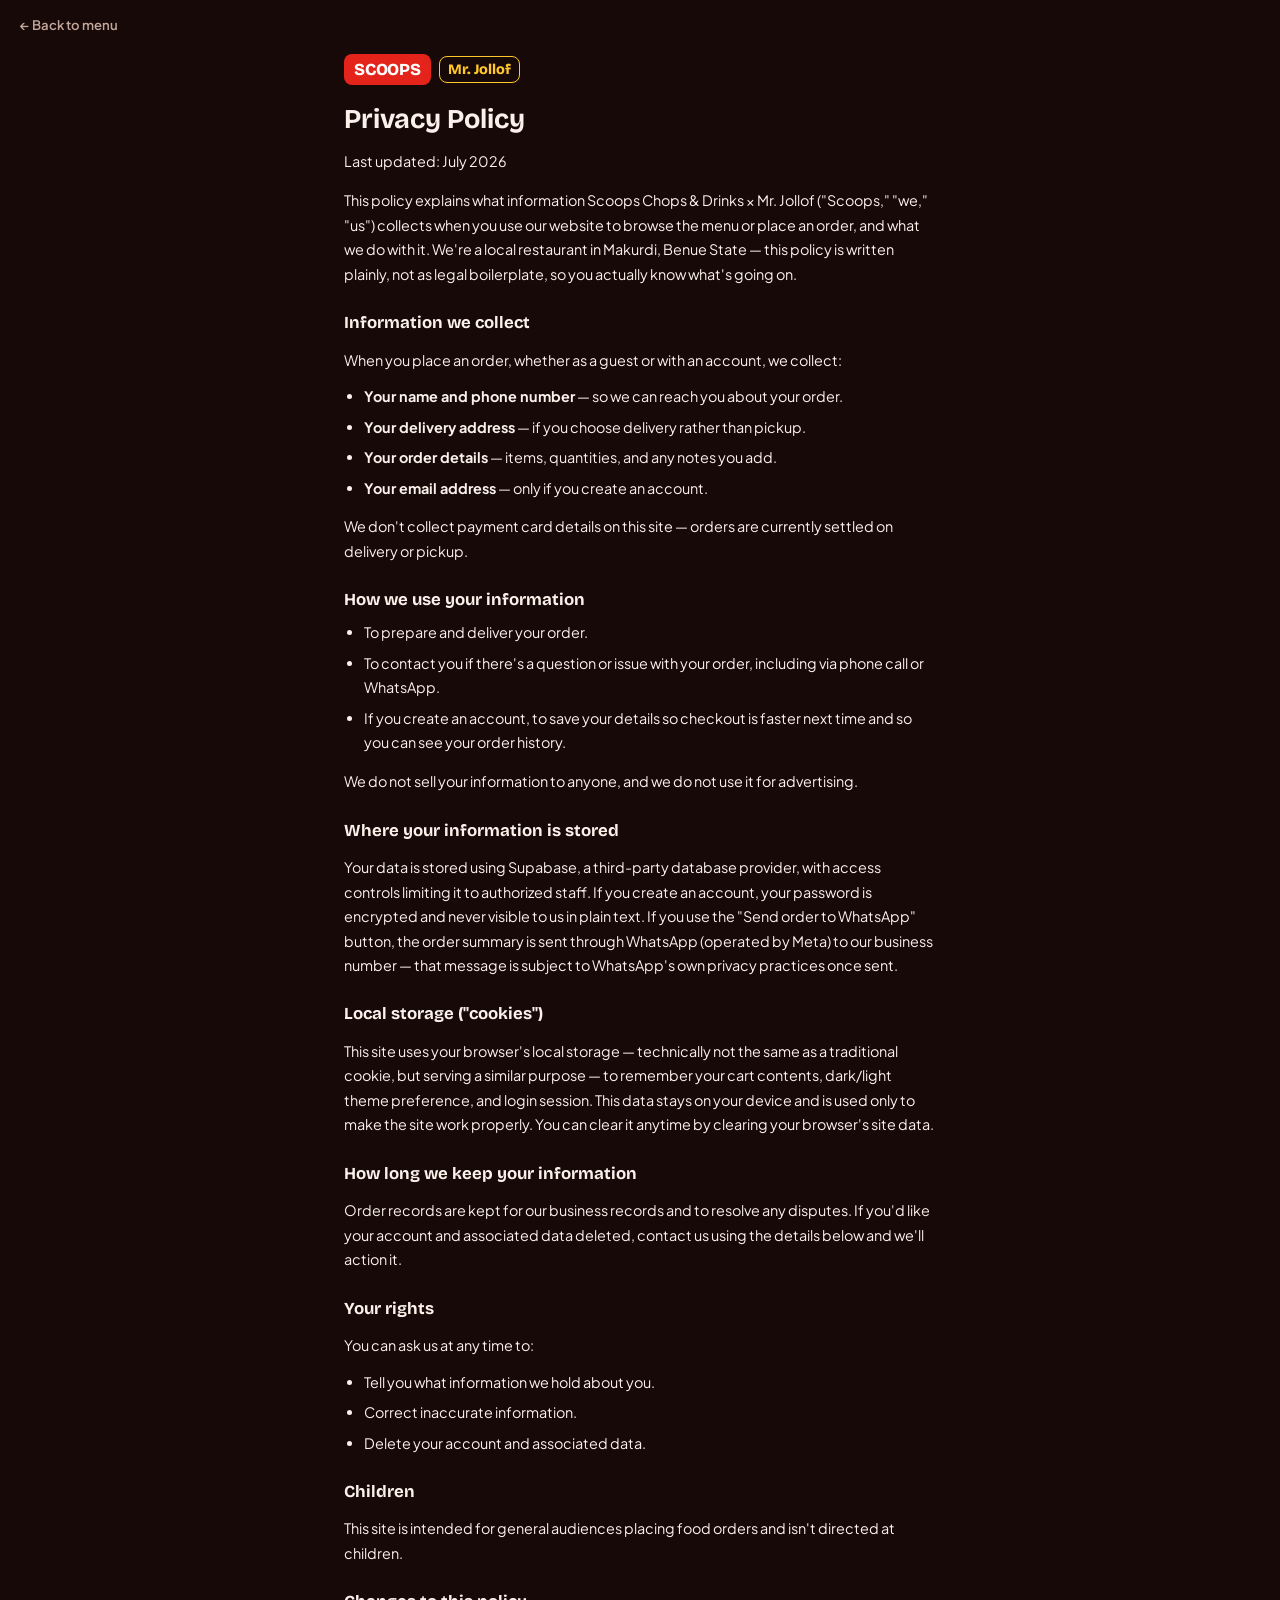
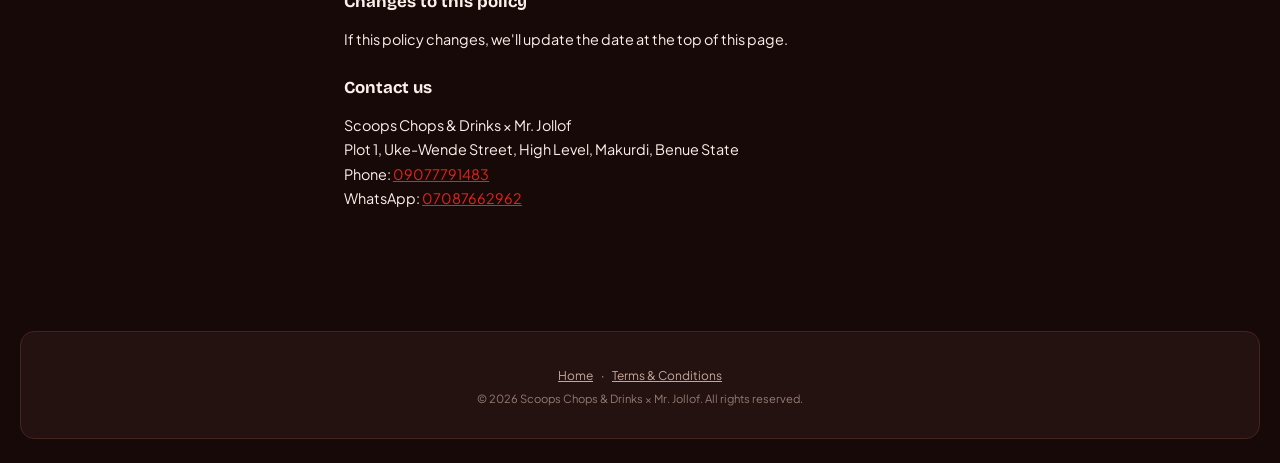
<file: privacy.html>
<!DOCTYPE html>
<html lang="en">
<head>
<meta charset="UTF-8">
<meta name="viewport" content="width=device-width, initial-scale=1.0">
<title>Privacy Policy — Scoops × Mr. Jollof</title>
<link rel="preconnect" href="https://fonts.googleapis.com">
<link href="https://fonts.googleapis.com/css2?family=Bricolage+Grotesque:opsz,wght@12..96,400..800&family=Plus+Jakarta+Sans:wght@400;500;600;700&family=JetBrains+Mono:wght@400;500;700&display=swap" rel="stylesheet">
<link rel="stylesheet" href="style.css?v=16">
<link rel="manifest" href="manifest.json">
<meta name="theme-color" content="#E4241B">
<link rel="icon" href="favicon-32.png" sizes="32x32">
<link rel="apple-touch-icon" href="apple-touch-icon.png">
</head>
<body data-theme="dark">

<a class="admin-back" href="index.html">← Back to menu</a>

<main class="legal-page">
  <div class="brand" style="margin-bottom:18px;">
    <span class="brand__scoops">SCOOPS</span>
    <span class="brand__jollof">Mr. Jollof</span>
  </div>

  <h1>Privacy Policy</h1>
  <p class="legal-updated">Last updated: July 2026</p>

  <p>This policy explains what information Scoops Chops &amp; Drinks × Mr. Jollof ("Scoops," "we," "us") collects when you use our website to browse the menu or place an order, and what we do with it. We're a local restaurant in Makurdi, Benue State — this policy is written plainly, not as legal boilerplate, so you actually know what's going on.</p>

  <h2>Information we collect</h2>
  <p>When you place an order, whether as a guest or with an account, we collect:</p>
  <ul>
    <li><strong>Your name and phone number</strong> — so we can reach you about your order.</li>
    <li><strong>Your delivery address</strong> — if you choose delivery rather than pickup.</li>
    <li><strong>Your order details</strong> — items, quantities, and any notes you add.</li>
    <li><strong>Your email address</strong> — only if you create an account.</li>
  </ul>
  <p>We don't collect payment card details on this site — orders are currently settled on delivery or pickup.</p>

  <h2>How we use your information</h2>
  <ul>
    <li>To prepare and deliver your order.</li>
    <li>To contact you if there's a question or issue with your order, including via phone call or WhatsApp.</li>
    <li>If you create an account, to save your details so checkout is faster next time and so you can see your order history.</li>
  </ul>
  <p>We do not sell your information to anyone, and we do not use it for advertising.</p>

  <h2>Where your information is stored</h2>
  <p>Your data is stored using Supabase, a third-party database provider, with access controls limiting it to authorized staff. If you create an account, your password is encrypted and never visible to us in plain text. If you use the "Send order to WhatsApp" button, the order summary is sent through WhatsApp (operated by Meta) to our business number — that message is subject to WhatsApp's own privacy practices once sent.</p>

  <h2>Local storage ("cookies")</h2>
  <p>This site uses your browser's local storage — technically not the same as a traditional cookie, but serving a similar purpose — to remember your cart contents, dark/light theme preference, and login session. This data stays on your device and is used only to make the site work properly. You can clear it anytime by clearing your browser's site data.</p>

  <h2>How long we keep your information</h2>
  <p>Order records are kept for our business records and to resolve any disputes. If you'd like your account and associated data deleted, contact us using the details below and we'll action it.</p>

  <h2>Your rights</h2>
  <p>You can ask us at any time to:</p>
  <ul>
    <li>Tell you what information we hold about you.</li>
    <li>Correct inaccurate information.</li>
    <li>Delete your account and associated data.</li>
  </ul>

  <h2>Children</h2>
  <p>This site is intended for general audiences placing food orders and isn't directed at children.</p>

  <h2>Changes to this policy</h2>
  <p>If this policy changes, we'll update the date at the top of this page.</p>

  <h2>Contact us</h2>
  <p>
    Scoops Chops &amp; Drinks × Mr. Jollof<br>
    Plot 1, Uke-Wende Street, High Level, Makurdi, Benue State<br>
    Phone: <a href="tel:09077791483">09077791483</a><br>
    WhatsApp: <a href="https://wa.me/2347087662962" target="_blank" rel="noopener">07087662962</a>
  </p>
</main>

<footer class="site-footer">
  <div class="site-footer__legal">
    <a href="index.html">Home</a>
    <span>·</span>
    <a href="terms.html">Terms &amp; Conditions</a>
  </div>
  <p class="site-footer__copy">© <span id="copyYear"></span> Scoops Chops &amp; Drinks × Mr. Jollof. All rights reserved.</p>
</footer>

<script>document.getElementById('copyYear').textContent = new Date().getFullYear();</script>
</body>
</html>
</file>
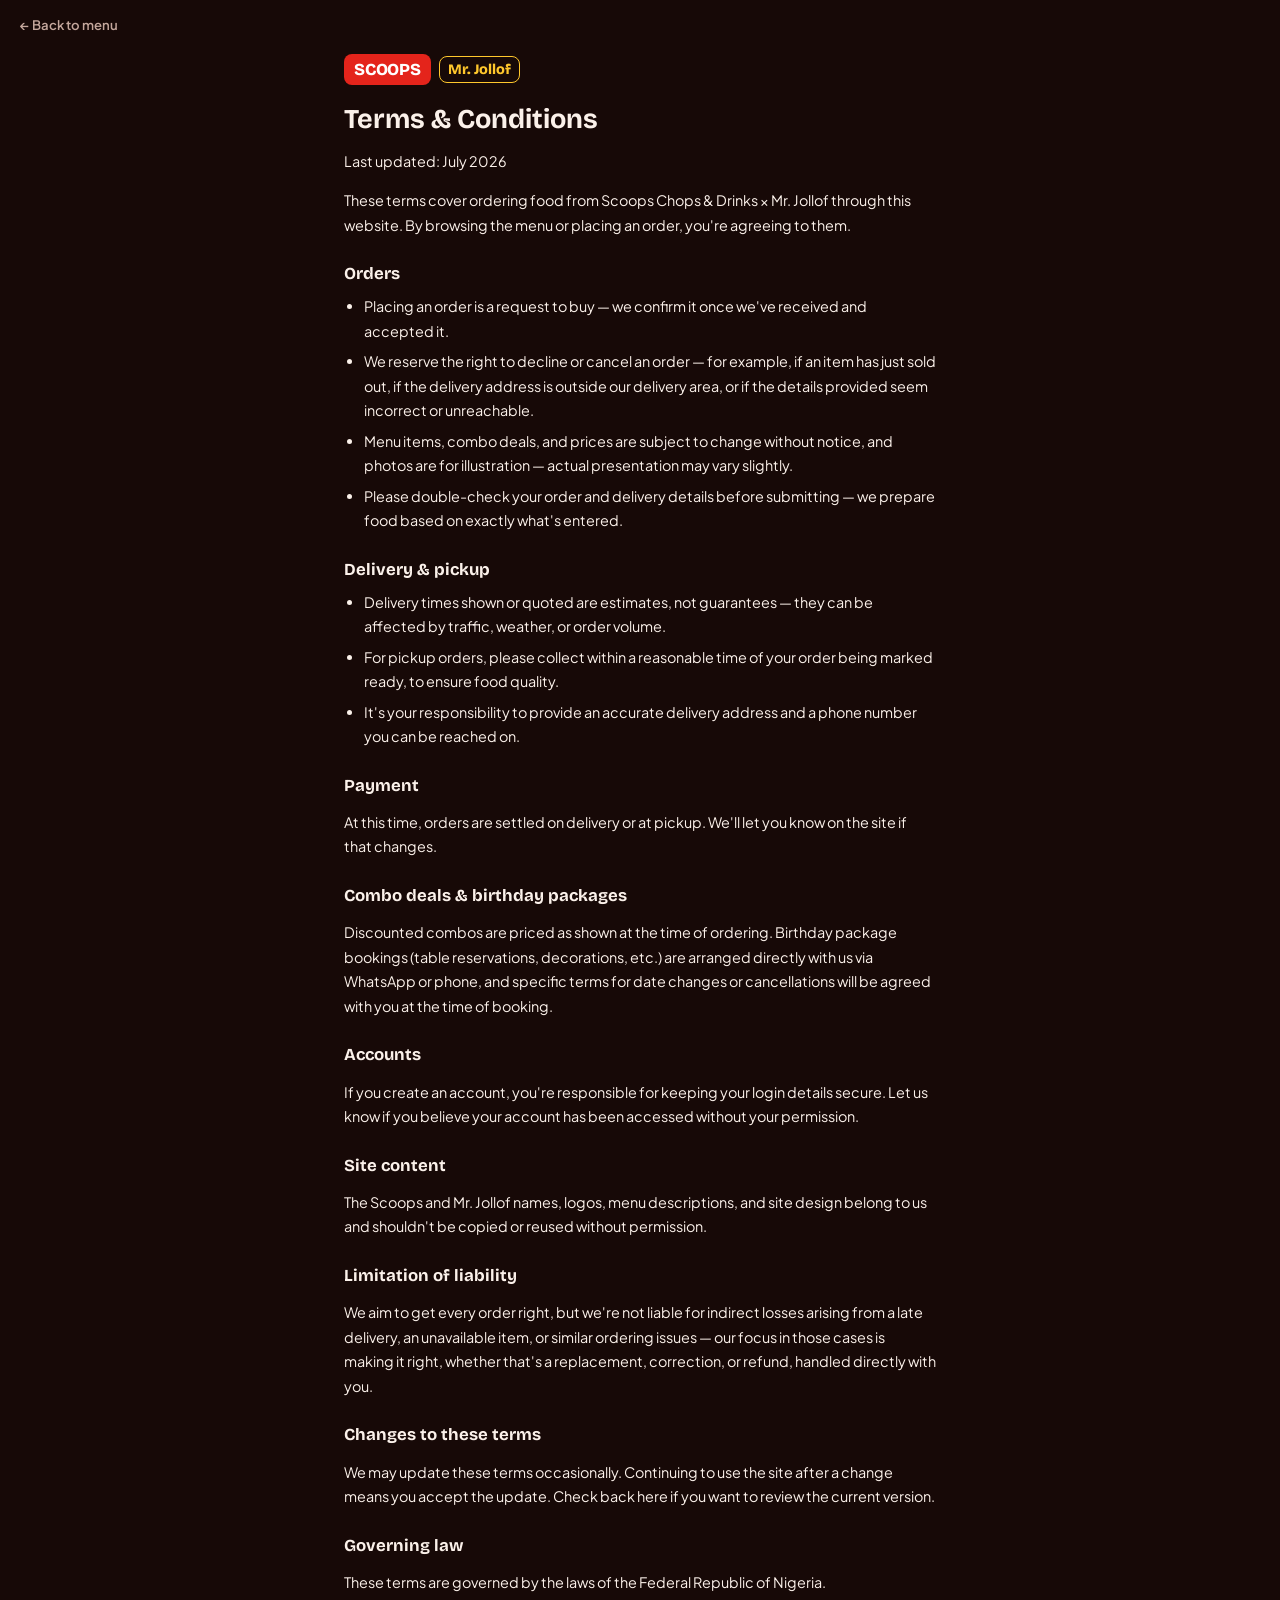
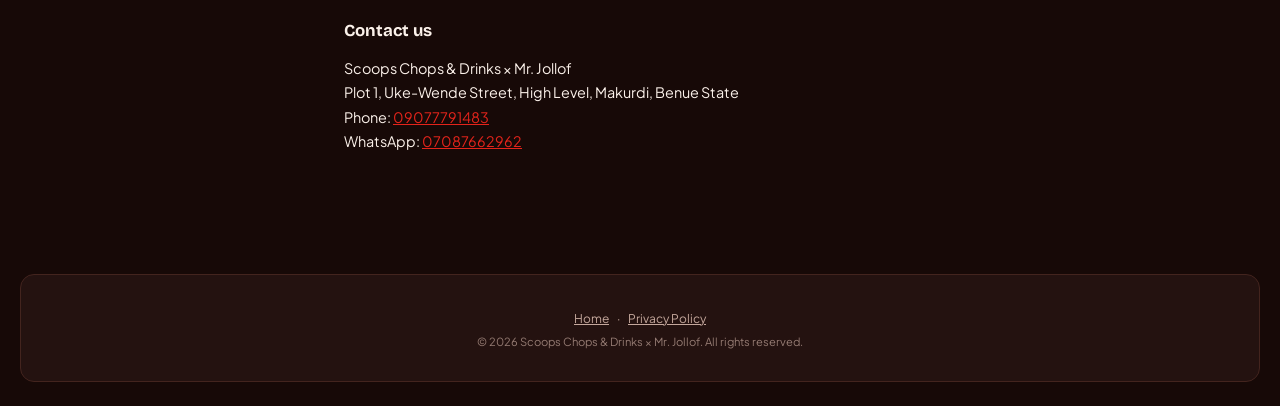
<file: terms.html>
<!DOCTYPE html>
<html lang="en">
<head>
<meta charset="UTF-8">
<meta name="viewport" content="width=device-width, initial-scale=1.0">
<title>Terms &amp; Conditions — Scoops × Mr. Jollof</title>
<link rel="preconnect" href="https://fonts.googleapis.com">
<link href="https://fonts.googleapis.com/css2?family=Bricolage+Grotesque:opsz,wght@12..96,400..800&family=Plus+Jakarta+Sans:wght@400;500;600;700&family=JetBrains+Mono:wght@400;500;700&display=swap" rel="stylesheet">
<link rel="stylesheet" href="style.css?v=16">
<link rel="manifest" href="manifest.json">
<meta name="theme-color" content="#E4241B">
<link rel="icon" href="favicon-32.png" sizes="32x32">
<link rel="apple-touch-icon" href="apple-touch-icon.png">
</head>
<body data-theme="dark">

<a class="admin-back" href="index.html">← Back to menu</a>

<main class="legal-page">
  <div class="brand" style="margin-bottom:18px;">
    <span class="brand__scoops">SCOOPS</span>
    <span class="brand__jollof">Mr. Jollof</span>
  </div>

  <h1>Terms &amp; Conditions</h1>
  <p class="legal-updated">Last updated: July 2026</p>

  <p>These terms cover ordering food from Scoops Chops &amp; Drinks × Mr. Jollof through this website. By browsing the menu or placing an order, you're agreeing to them.</p>

  <h2>Orders</h2>
  <ul>
    <li>Placing an order is a request to buy — we confirm it once we've received and accepted it.</li>
    <li>We reserve the right to decline or cancel an order — for example, if an item has just sold out, if the delivery address is outside our delivery area, or if the details provided seem incorrect or unreachable.</li>
    <li>Menu items, combo deals, and prices are subject to change without notice, and photos are for illustration — actual presentation may vary slightly.</li>
    <li>Please double-check your order and delivery details before submitting — we prepare food based on exactly what's entered.</li>
  </ul>

  <h2>Delivery &amp; pickup</h2>
  <ul>
    <li>Delivery times shown or quoted are estimates, not guarantees — they can be affected by traffic, weather, or order volume.</li>
    <li>For pickup orders, please collect within a reasonable time of your order being marked ready, to ensure food quality.</li>
    <li>It's your responsibility to provide an accurate delivery address and a phone number you can be reached on.</li>
  </ul>

  <h2>Payment</h2>
  <p>At this time, orders are settled on delivery or at pickup. We'll let you know on the site if that changes.</p>

  <h2>Combo deals &amp; birthday packages</h2>
  <p>Discounted combos are priced as shown at the time of ordering. Birthday package bookings (table reservations, decorations, etc.) are arranged directly with us via WhatsApp or phone, and specific terms for date changes or cancellations will be agreed with you at the time of booking.</p>

  <h2>Accounts</h2>
  <p>If you create an account, you're responsible for keeping your login details secure. Let us know if you believe your account has been accessed without your permission.</p>

  <h2>Site content</h2>
  <p>The Scoops and Mr. Jollof names, logos, menu descriptions, and site design belong to us and shouldn't be copied or reused without permission.</p>

  <h2>Limitation of liability</h2>
  <p>We aim to get every order right, but we're not liable for indirect losses arising from a late delivery, an unavailable item, or similar ordering issues — our focus in those cases is making it right, whether that's a replacement, correction, or refund, handled directly with you.</p>

  <h2>Changes to these terms</h2>
  <p>We may update these terms occasionally. Continuing to use the site after a change means you accept the update. Check back here if you want to review the current version.</p>

  <h2>Governing law</h2>
  <p>These terms are governed by the laws of the Federal Republic of Nigeria.</p>

  <h2>Contact us</h2>
  <p>
    Scoops Chops &amp; Drinks × Mr. Jollof<br>
    Plot 1, Uke-Wende Street, High Level, Makurdi, Benue State<br>
    Phone: <a href="tel:09077791483">09077791483</a><br>
    WhatsApp: <a href="https://wa.me/2347087662962" target="_blank" rel="noopener">07087662962</a>
  </p>
</main>

<footer class="site-footer">
  <div class="site-footer__legal">
    <a href="index.html">Home</a>
    <span>·</span>
    <a href="privacy.html">Privacy Policy</a>
  </div>
  <p class="site-footer__copy">© <span id="copyYear"></span> Scoops Chops &amp; Drinks × Mr. Jollof. All rights reserved.</p>
</footer>

<script>document.getElementById('copyYear').textContent = new Date().getFullYear();</script>
</body>
</html>
</file>
<file: style.css>
/* ============ TOKENS ============ */
[hidden]{ display:none !important; }

:root{
  --font-display:'Bricolage Grotesque', sans-serif;
  --font-body:'Plus Jakarta Sans', sans-serif;
  --font-mono:'JetBrains Mono', monospace;

  --red:#E4241B;
  --gold:#FFC72C;
  --radius-lg:22px;
  --radius-md:14px;
  --radius-sm:8px;
}

[data-theme="dark"]{
  --bg:#170907;
  --surface:#241210;
  --surface-alt:#2E1815;
  --border:#43241E;
  --text:#FBF1EA;
  --muted:#C4A79C;
  --accent:var(--red);
  --accent-2:var(--gold);
  --shadow: 0 12px 30px -14px rgba(0,0,0,.65);
}

[data-theme="light"]{
  --bg:#FFF8EF;
  --surface:#FFFFFF;
  --surface-alt:#FFF1DC;
  --border:#F3DFC4;
  --text:#291410;
  --muted:#8A6B5C;
  --accent:var(--red);
  --accent-2:#E8A400;
  --shadow: 0 12px 30px -16px rgba(150,60,20,.25);
}

*{box-sizing:border-box;}
html,body{margin:0;padding:0; max-width:100%; overflow-x:hidden;}
body{
  background:var(--bg);
  color:var(--text);
  font-family:var(--font-body);
  transition:background .3s ease, color .3s ease;
  padding-bottom:84px;
}
h1,h2,h3{font-family:var(--font-display); margin:0;}
a{color:inherit; text-decoration:none;}
button{font-family:var(--font-body); cursor:pointer; border:none; background:none; color:inherit;}

.section-head{
  display:flex; align-items:baseline; justify-content:space-between;
  padding:0 20px; margin:36px 0 14px;
}
.section-head h2{font-size:1.3rem; letter-spacing:-.01em;}
.section-head p{color:var(--muted); font-size:.85rem; margin-top:4px;}
.see-all{color:var(--accent); font-weight:600; font-size:.9rem;}

/* ============ SKELETON LOADING (prevents layout shift) ============ */
@keyframes skel-shimmer{0%{background-position:-150% 0;}100%{background-position:150% 0;}}
.skel-bar{
  height:12px; border-radius:6px;
  background:linear-gradient(90deg, var(--surface-alt) 25%, var(--border) 50%, var(--surface-alt) 75%);
  background-size:200% 100%;
  animation:skel-shimmer 1.4s ease-in-out infinite;
}
.skel-card{pointer-events:none;}

/* ============ TOPBAR ============ */
.topbar{
  display:flex; align-items:center; justify-content:space-between;
  padding:16px 20px 8px; gap:12px;
}
.brand{display:flex; align-items:center; gap:8px;}
.brand__scoops{
  font-family:var(--font-display); font-weight:800; font-size:1.05rem; letter-spacing:-.01em;
  background:var(--red); color:#fff; padding:5px 10px; border-radius:8px;
}
.brand__jollof{
  font-family:var(--font-display); font-weight:800; font-size:.9rem; color:var(--gold);
  border:1.5px solid var(--gold); padding:4px 8px; border-radius:8px;
}
.topbar__location{display:flex; align-items:center; gap:8px; color:var(--accent);}
.topbar__location > div{display:flex; flex-direction:column; line-height:1.15;}
.topbar__label{font-size:.7rem; color:var(--muted);}
.topbar__place{font-size:.85rem; color:var(--text); font-weight:600;}
.topbar__actions{display:flex; align-items:center; gap:10px;}

.icon-btn{
  position:relative; width:40px; height:40px; border-radius:50%;
  background:var(--surface); border:1px solid var(--border);
  display:flex; align-items:center; justify-content:center; color:var(--text);
}
.cart-badge{
  position:absolute; top:-4px; right:-4px; background:var(--accent); color:#fff;
  font-family:var(--font-mono); font-size:.65rem; min-width:17px; height:17px; border-radius:50%;
  display:flex; align-items:center; justify-content:center; padding:0 3px;
}

.theme-toggle{width:52px; height:30px;}
.theme-toggle__track{
  display:block; width:52px; height:30px; border-radius:20px;
  background:var(--surface-alt); border:1px solid var(--border); position:relative; transition:.25s;
}
.theme-toggle__thumb{
  position:absolute; top:3px; left:3px; width:22px; height:22px; border-radius:50%;
  background:linear-gradient(140deg,var(--gold),var(--red));
  transition:.25s ease; box-shadow:0 2px 6px rgba(0,0,0,.3);
}
[data-theme="light"] .theme-toggle__thumb{left:27px;}

/* ============ SEARCH ============ */
.search-wrap{padding:6px 20px 4px;}
.search-bar{
  display:flex; align-items:center; gap:10px;
  background:var(--surface); border:1px solid var(--border); border-radius:14px;
  padding:12px 14px; color:var(--muted);
}
.search-bar input{
  border:none; background:none; outline:none; color:var(--text); font-size:.95rem; width:100%; font-family:var(--font-body);
}

/* ============ HERO CAROUSEL ============ */
.hero-carousel{
  position:relative; margin:18px 20px 0; border-radius:var(--radius-lg); overflow:hidden;
}
.hero-carousel__track{display:flex;}
.hero-slide{
  flex:0 0 100%; padding:34px 22px 44px; min-height:210px; display:flex; flex-direction:column;
  justify-content:center; color:#fff; position:relative; overflow:hidden;
}
@keyframes ember-breathe{
  0%,100%{ transform:scale(1) translateY(0); opacity:.35; }
  50%{ transform:scale(1.15) translateY(10px); opacity:.55; }
}
.hero-slide__ember{
  position:absolute; width:280px; height:280px; right:-90px; top:-110px;
  background:radial-gradient(circle, rgba(255,255,255,.5) 0%, transparent 70%);
  opacity:.35; filter:blur(10px); pointer-events:none;
  animation:ember-breathe 5s ease-in-out infinite;
}
.hero__eyebrow{
  font-family:var(--font-mono); font-size:.72rem; letter-spacing:.08em; text-transform:uppercase;
  color:#2A1400; background:var(--gold); padding:5px 10px; border-radius:20px; display:inline-block; font-weight:700;
  align-self:flex-start;
}
.hero__title{font-size:2.2rem; line-height:1.08; margin:14px 0 8px; letter-spacing:-.02em; color:#fff;}
.hero__title .ink{color:var(--gold);}
.hero__sub{color:rgba(255,255,255,.85); font-size:.92rem; line-height:1.5; max-width:44ch; margin-bottom:16px;}
.hero__note{font-family:var(--font-mono); font-size:.75rem; color:rgba(255,255,255,.7); margin-top:10px;}
.hero__ctas{display:flex; gap:10px; flex-wrap:wrap;}
.hero-carousel__dots{
  position:absolute; bottom:14px; left:50%; transform:translateX(-50%);
  display:flex; gap:6px; z-index:2;
}
.hero-dot{width:7px; height:7px; border-radius:50%; background:rgba(255,255,255,.4); transition:.2s;}
.hero-dot.is-active{background:#fff; width:18px; border-radius:4px;}

.btn{display:inline-flex; align-items:center; justify-content:center; padding:14px 24px; border-radius:30px; font-weight:700; font-size:.95rem;}
.btn--primary{background:var(--gold); color:#2A1400; box-shadow:0 10px 24px -10px rgba(255,199,44,.6);}
.btn--outline{background:transparent; color:#fff; border:1.5px solid rgba(255,255,255,.6);}
.btn--whatsapp{background:#25D366; color:#fff; margin-bottom:10px; text-decoration:none;}
.btn--block{width:100%;}

/* ============ CHIPS (icon tiles) ============ */
.chip-row{display:flex; gap:10px; overflow-x:auto; padding:0 20px 4px; scrollbar-width:none;}
.chip-row::-webkit-scrollbar{display:none;}
.chip{
  flex:0 0 auto; min-width:62px; display:flex; flex-direction:column; align-items:center; gap:6px;
  padding:10px 12px; border-radius:16px; font-size:.7rem; font-weight:600;
  background:var(--surface); border:1px solid var(--border); color:var(--muted); white-space:nowrap;
}
.chip__icon{
  width:36px; height:36px; border-radius:50%; display:flex; align-items:center; justify-content:center;
  background:var(--surface-alt); font-size:1.05rem;
}
.chip.is-active{background:var(--accent); border-color:var(--accent); color:#fff;}
.chip.is-active .chip__icon{background:rgba(255,255,255,.2);}

/* ============ TOP CHOICES (horizontal scroller) ============ */
.top-row{display:flex; gap:14px; overflow-x:auto; padding:0 20px 6px; scrollbar-width:none;}
.top-row::-webkit-scrollbar{display:none;}
.tc-card{
  flex:0 0 auto; width:150px; background:var(--surface); border:1px solid var(--border);
  border-radius:var(--radius-md); padding:10px; box-shadow:var(--shadow); cursor:pointer;
}
.tc-card__img{width:100%; aspect-ratio:1/1; object-fit:cover; border-radius:var(--radius-sm); margin-bottom:8px;}
.tc-card__img--placeholder{
  display:flex; align-items:center; justify-content:center; font-size:1.8rem;
  background:linear-gradient(155deg, var(--surface-alt), var(--surface));
}
.tc-card__name{font-weight:700; font-size:.8rem; margin-bottom:2px;}
.tc-card__price{font-family:var(--font-mono); color:var(--accent-2); font-size:.78rem; font-weight:700;}

/* ============ DEAL / COMBO CARDS ============ */
.deal-grid{display:grid; grid-template-columns:repeat(2, minmax(0,1fr)); gap:16px; padding:0 20px;}
.deal-card{
  position:relative; background:var(--surface); border:1px solid var(--border); border-radius:var(--radius-md);
  padding:16px; box-shadow:var(--shadow); overflow:hidden; min-width:0;
}
@keyframes badge-pulse{
  0%,100%{ box-shadow:0 0 0 0 rgba(255,199,44,.5); }
  50%{ box-shadow:0 0 0 8px rgba(255,199,44,0); }
}
.deal-card__badge{
  position:absolute; top:12px; right:12px; background:var(--gold); color:#2A1400;
  font-family:var(--font-mono); font-weight:800; font-size:.72rem; padding:6px 9px; border-radius:50%;
  width:44px; height:44px; display:flex; align-items:center; justify-content:center; text-align:center; line-height:1.05;
  animation:badge-pulse 2.2s ease-out infinite;
}
.deal-card__img{width:100%; aspect-ratio:16/9; object-fit:cover; border-radius:var(--radius-sm); margin-bottom:10px;}
.deal-card__name{font-weight:800; font-size:1.05rem; margin-bottom:4px; padding-right:50px;}
.deal-card__items{color:var(--muted); font-size:.78rem; line-height:1.5; margin-bottom:12px;}
.deal-card__prices{display:flex; align-items:baseline; gap:8px; flex-wrap:wrap;}
.deal-card__was{font-family:var(--font-mono); font-size:.82rem; color:var(--muted); text-decoration:line-through;}
.deal-card__now{font-family:var(--font-mono); font-weight:800; font-size:1.2rem; color:var(--accent);}
.deal-card__save{
  display:inline-block; margin-top:8px; font-family:var(--font-mono); font-size:.7rem; font-weight:700;
  background:var(--surface-alt); color:var(--accent-2); padding:4px 8px; border-radius:6px;
}
.deal-card__note{font-size:.72rem; color:var(--muted); margin-top:8px; font-style:italic;}
.deal-card .add-btn{position:absolute; bottom:14px; right:14px;}

/* ============ DISH GRID ============ */
.dish-grid{display:grid; grid-template-columns:repeat(2, minmax(0,1fr)); gap:16px; padding:0 20px 10px;}
.d-card{
  background:var(--surface); border:1px solid var(--border); border-radius:var(--radius-md);
  padding:12px; display:flex; flex-direction:column; gap:8px; box-shadow:var(--shadow); min-width:0;
}
.d-card__name{font-weight:700; font-size:.9rem;}
.d-card__desc{color:var(--muted); font-size:.74rem; line-height:1.4;}
.d-card__img{
  width:100%; aspect-ratio:4/3; object-fit:cover; border-radius:var(--radius-sm);
}
.d-card__img--placeholder{
  display:flex; align-items:center; justify-content:center; font-size:2rem;
  background:linear-gradient(155deg, var(--surface-alt), var(--surface));
}
.d-card__row{display:flex; align-items:center; justify-content:space-between; gap:8px; min-width:0;}
.d-card__price{font-family:var(--font-mono); color:var(--accent-2); font-weight:700; font-size:.9rem;}
.size-select{
  flex:1; min-width:0; width:0; background:var(--surface-alt); border:1px solid var(--border); color:var(--text);
  border-radius:8px; padding:6px 8px; font-size:.75rem; font-family:var(--font-mono);
}
.add-btn{
  width:32px; height:32px; min-width:32px; border-radius:50%; background:var(--accent); color:#fff;
  font-size:1.2rem; display:flex; align-items:center; justify-content:center; line-height:0;
}
.add-btn:disabled{opacity:.4; cursor:not-allowed;}
.d-card.is-sold-out{opacity:.55;}
.cat-eyebrow{
  grid-column:1/-1; font-family:var(--font-mono); font-size:.7rem; text-transform:uppercase;
  letter-spacing:.08em; color:var(--accent); margin:14px 0 -4px;
}

/* ============ BIRTHDAY PACKAGES ============ */
.bday-grid{display:grid; grid-template-columns:repeat(3, minmax(0,1fr)); gap:16px; padding:0 20px;}
.bday-card{
  background:var(--surface); border:1px solid var(--border); border-radius:var(--radius-md);
  padding:18px; box-shadow:var(--shadow); display:flex; flex-direction:column; gap:10px; min-width:0;
}
.bday-card.is-flex{border-color:var(--gold); border-width:2px;}
.bday-card__tier{font-family:var(--font-display); font-weight:800; font-size:1.1rem;}
.bday-card__cost{font-family:var(--font-mono); font-size:1.15rem; color:var(--accent); font-weight:800;}
.bday-card__voucher{font-family:var(--font-mono); font-size:.72rem; color:var(--accent-2);}
.bday-card__list{list-style:none; margin:6px 0 0; padding:0; display:flex; flex-direction:column; gap:6px;}
.bday-card__list li{font-size:.78rem; color:var(--muted); padding-left:18px; position:relative;}
.bday-card__list li::before{content:"✓"; position:absolute; left:0; color:var(--accent-2); font-weight:700;}
.bday-card .btn{margin-top:8px; font-size:.8rem; padding:10px 16px;}

/* ============ CART DRAWER ============ */
.cart-drawer{
  position:fixed; top:0; right:0; width:min(380px,92vw); height:100%; background:var(--surface);
  border-left:1px solid var(--border); z-index:60; transform:translateX(100%); transition:transform .3s ease;
  display:flex; flex-direction:column;
}
.cart-drawer.is-open{transform:translateX(0);}
.cart-drawer__head{display:flex; justify-content:space-between; align-items:center; padding:20px;}
.cart-drawer__items{flex:1; overflow-y:auto; padding:0 20px; display:flex; flex-direction:column; gap:12px;}
.cart-empty{color:var(--muted); font-size:.9rem;}
.cart-line{display:flex; gap:10px; align-items:center; border-bottom:1px dashed var(--border); padding-bottom:12px;}
.cart-line__img{width:52px; height:52px; border-radius:10px; object-fit:cover; flex-shrink:0;}
.cart-line__img--placeholder{
  display:flex; align-items:center; justify-content:center; font-size:1.3rem;
  background:var(--surface-alt);
}
.cart-line__info{flex:1; min-width:0;}
.cart-line__name{font-weight:600; font-size:.85rem;}
.cart-line__size{color:var(--muted); font-size:.72rem;}
.cart-line__price{font-family:var(--font-mono); color:var(--accent-2); font-size:.8rem;}
.cart-line__side{display:flex; flex-direction:column; align-items:flex-end; gap:6px;}
.cart-line__trash{width:26px; height:26px; border-radius:50%; background:var(--surface-alt); color:var(--muted); font-size:.8rem;}
.cart-line__qty{display:flex; align-items:center; gap:6px; font-family:var(--font-mono);}
.qty-btn{width:22px; height:22px; border-radius:50%; background:var(--surface-alt); border:1px solid var(--border); font-size:.85rem;}
.cart-drawer__footer{padding:18px 20px 24px; border-top:1px solid var(--border);}
.cart-total-row{display:flex; justify-content:space-between; font-weight:700; margin-bottom:14px; font-family:var(--font-mono);}
.drawer-scrim{position:fixed; inset:0; background:rgba(0,0,0,.5); opacity:0; pointer-events:none; transition:.3s; z-index:55;}
.drawer-scrim.is-open{opacity:1; pointer-events:auto;}

/* ============ PRODUCT DETAIL OVERLAY ============ */
.product-detail{
  position:fixed; inset:0; background:var(--bg); z-index:80; overflow-y:auto;
  display:flex; flex-direction:column;
}
.pd-media{
  position:relative; height:260px; flex-shrink:0;
  background:linear-gradient(155deg, var(--surface-alt), var(--surface));
  display:flex; align-items:center; justify-content:center; font-size:5rem;
}
.pd-media img{width:100%; height:100%; object-fit:cover;}
.pd-float-btn{
  position:absolute; top:18px; width:40px; height:40px; border-radius:50%;
  background:rgba(0,0,0,.35); backdrop-filter:blur(4px); color:#fff; font-size:1.1rem;
  display:flex; align-items:center; justify-content:center;
}
.pd-back{left:18px;}
.pd-fav{right:18px;}
.pd-fav.is-active{color:var(--accent);}
.pd-body{padding:22px 20px 120px; flex:1;}
.pd-cat{
  font-family:var(--font-mono); font-size:.7rem; text-transform:uppercase; letter-spacing:.08em;
  color:var(--accent); margin-bottom:6px;
}
.pd-name{font-size:1.4rem; margin-bottom:10px;}
.pd-desc{color:var(--muted); font-size:.9rem; line-height:1.6; margin-bottom:20px;}
.pd-label{font-weight:700; font-size:.85rem; margin-bottom:10px;}
.pd-size-row{display:flex; gap:8px; flex-wrap:wrap; margin-bottom:24px;}
.pd-size-pill{
  padding:9px 16px; border-radius:20px; font-size:.8rem; font-weight:600; font-family:var(--font-mono);
  background:var(--surface); border:1px solid var(--border); color:var(--muted);
}
.pd-size-pill.is-selected{background:var(--accent); border-color:var(--accent); color:#fff;}
.pd-ingredient-chip{
  padding:9px 16px; border-radius:20px; font-size:.8rem; font-weight:600;
  background:var(--surface-alt); border:1px solid var(--border); color:var(--text);
}
.pd-stats{display:flex; gap:10px; flex-wrap:wrap; margin-bottom:20px;}
.pd-stat{
  display:flex; align-items:center; gap:6px; font-size:.8rem; font-weight:600; color:var(--text);
  background:var(--surface-alt); border:1px solid var(--border); border-radius:20px; padding:8px 14px;
}
.pd-footer{
  position:fixed; bottom:0; left:0; right:0; z-index:81; background:var(--surface); border-top:1px solid var(--border);
  padding:16px 20px; display:flex; align-items:center; justify-content:space-between; gap:14px;
}
.pd-price{font-family:var(--font-mono); font-weight:800; font-size:1.2rem; color:var(--accent-2);}

/* ============ CHECKOUT FORM ============ */
.cart-step{display:flex; flex-direction:column; height:100%;}
.cart-drawer__head{display:flex; align-items:center; justify-content:space-between; gap:10px;}
.checkout-form{display:flex; flex-direction:column; gap:16px; padding-top:6px;}
.form-field{display:flex; flex-direction:column; gap:6px; font-size:.82rem; font-weight:600;}
.form-field em{color:var(--muted); font-weight:400; font-style:normal;}
.form-field input, .form-field textarea, .form-field select{
  background:var(--surface-alt); border:1px solid var(--border); border-radius:10px;
  padding:11px 12px; color:var(--text); font-family:var(--font-body); font-size:.9rem; resize:vertical;
}
.form-field input:focus, .form-field textarea:focus{outline:2px solid var(--accent); outline-offset:1px;}
.radio-row{display:flex; gap:10px;}
.radio-chip{
  flex:1; display:flex; align-items:center; justify-content:center; gap:6px;
  background:var(--surface-alt); border:1px solid var(--border); border-radius:10px;
  padding:10px; font-weight:600; font-size:.82rem; cursor:pointer;
}
.radio-chip:has(input:checked){border-color:var(--accent); color:var(--accent);}
.form-error{font-size:.78rem; color:var(--accent-2); background:var(--surface-alt); padding:8px 10px; border-radius:8px;}
.link-btn{
  display:block; width:100%; text-align:center; margin-top:12px; font-size:.8rem;
  color:var(--muted); text-decoration:underline; font-weight:600;
}

/* ============ CONFIRMATION ============ */
.confirm-body{align-items:center; text-align:center; padding-top:24px;}
.confirm-icon{
  width:56px; height:56px; border-radius:50%; background:var(--accent); color:#fff;
  display:flex; align-items:center; justify-content:center; font-size:1.6rem; margin-bottom:14px;
}
.confirm-msg{font-size:.95rem; margin-bottom:18px;}
.confirm-ticket{
  width:100%; background:var(--surface-alt); border:1px dashed var(--border); border-radius:var(--radius-md);
  padding:14px 16px; text-align:left; font-family:var(--font-mono); font-size:.8rem; display:flex; flex-direction:column; gap:5px;
}
.save-prompt{
  width:100%; margin-top:20px; padding-top:20px; border-top:1px solid var(--border); text-align:left;
}
.save-prompt__title{font-weight:700; font-size:.9rem; margin-bottom:4px;}
.save-prompt__sub{color:var(--muted); font-size:.78rem; margin-bottom:14px; line-height:1.4;}
.save-prompt form{display:flex; flex-direction:column; gap:12px;}

/* ============ ORDER TRACKING ============ */
.order-card{
  background:var(--surface-alt); border:1px solid var(--border); border-radius:var(--radius-md);
  padding:14px; margin-bottom:12px; display:flex; flex-direction:column; gap:8px;
}
.order-card__top{display:flex; justify-content:space-between; align-items:baseline;}
.order-card__id{font-family:var(--font-mono); font-weight:700; font-size:.85rem;}
.order-card__time{font-size:.7rem; color:var(--muted);}
.order-card__items{font-size:.78rem; color:var(--muted); line-height:1.5;}
.order-card__total{font-family:var(--font-mono); font-weight:700; color:var(--accent-2); font-size:.85rem;}
.status-pill{
  align-self:flex-start; font-size:.7rem; font-weight:700; padding:5px 10px; border-radius:20px;
  background:var(--surface); border:1px solid var(--border);
}
.status-pill[data-status="pending"]{color:var(--muted);}
.status-pill[data-status="preparing"]{color:var(--accent-2); border-color:var(--accent-2);}
.status-pill[data-status="out_for_delivery"]{color:var(--accent); border-color:var(--accent);}
.status-pill[data-status="delivered"]{color:#3EBD68; border-color:#3EBD68;}
.status-track{display:flex; gap:4px; margin-top:2px;}
.status-track__seg{flex:1; height:4px; border-radius:3px; background:var(--border);}
.status-track__seg.is-filled{background:var(--accent);}

/* ============ FOOTER ============ */
.site-footer{
  margin:48px 20px 24px; padding:22px; border-radius:var(--radius-md);
  background:var(--surface); border:1px solid var(--border); text-align:center;
}
.site-footer__loc{font-size:.85rem; color:var(--muted); margin-bottom:10px;}
.site-footer__calls{display:flex; gap:10px; justify-content:center; flex-wrap:wrap;}
.call-btn{padding:10px 16px; border-radius:20px; font-weight:700; font-size:.82rem;}
.call-btn--phone{background:var(--gold); color:#2A1400;}
.call-btn--wa{background:#25D366; color:#fff;}
.call-btn--install{background:var(--accent); color:#fff; border:none; font-family:var(--font-body); cursor:pointer;}
.site-footer__legal{margin-top:14px; font-size:.75rem; color:var(--muted); display:flex; gap:8px; justify-content:center;}
.site-footer__legal a{color:var(--muted); text-decoration:underline;}
.site-footer__copy{margin-top:8px; font-size:.7rem; color:var(--muted); opacity:.7;}

/* ============ TAP / PRESS FEEDBACK (makes the whole site feel responsive) ============ */
.btn, .chip, .d-card, .deal-card, .tc-card, .add-btn, .qty-btn, .cart-line__trash,
.bday-card .btn, .call-btn, .icon-btn, .status-pill, .pd-size-pill{
  transition:transform .12s ease;
}
.btn:active, .chip:active, .add-btn:active, .qty-btn:active, .cart-line__trash:active,
.call-btn:active, .icon-btn:active, .pd-size-pill:active{
  transform:scale(0.92);
}
.d-card:active, .deal-card:active, .tc-card:active{
  transform:scale(0.97);
}

/* ============ SCROLL REVEAL ============ */
.scroll-reveal{opacity:0; transform:translateY(24px);}
.scroll-reveal.is-visible{opacity:1; transform:translateY(0); transition:opacity .5s ease, transform .5s ease;}

/* ============ LEGAL PAGES ============ */
.admin-back{
  display:inline-block; margin:16px 0 0 20px; font-size:.82rem; font-weight:600;
  color:var(--muted); text-decoration:none;
}
.legal-page{max-width:640px; margin:0 auto; padding:20px 24px 60px;}
.legal-page h1{font-size:1.7rem; margin-bottom:4px;}
.legal-updated{color:var(--muted); font-size:.8rem; margin-bottom:24px;}
.legal-page h2{font-size:1.05rem; margin:26px 0 10px;}
.legal-page p{color:var(--text); font-size:.9rem; line-height:1.7; margin-bottom:12px;}
.legal-page ul{margin:0 0 12px; padding-left:20px;}
.legal-page li{color:var(--text); font-size:.9rem; line-height:1.7; margin-bottom:6px;}
.legal-page a{color:var(--accent); text-decoration:underline;}

/* ============ FAVORITES ============ */
.fav-card{display:flex; gap:12px; align-items:center; border-bottom:1px dashed var(--border); padding-bottom:14px;}
.fav-card__img{width:60px; height:60px; border-radius:10px; object-fit:cover; flex-shrink:0;}
.fav-card__img--placeholder{display:flex; align-items:center; justify-content:center; font-size:1.5rem; background:var(--surface-alt);}
.fav-card__info{flex:1; min-width:0;}
.fav-card__name{font-weight:600; font-size:.88rem;}
.fav-card__price{font-family:var(--font-mono); color:var(--accent-2); font-size:.8rem; margin-top:2px;}
.fav-card__actions{display:flex; flex-direction:column; gap:6px; align-items:center;}

/* ============ COOKIE BANNER ============ */
.cookie-banner{
  position:fixed; left:16px; right:16px; bottom:80px; z-index:50;
  background:var(--surface); border:1px solid var(--border); border-radius:var(--radius-md);
  padding:16px; box-shadow:var(--shadow); display:flex; flex-direction:column; gap:12px;
}
.cookie-banner p{margin:0; font-size:.8rem; color:var(--muted); line-height:1.5;}
.cookie-banner p a{color:var(--accent); text-decoration:underline;}
.cookie-banner .btn{padding:10px 18px; font-size:.85rem;}
@media(min-width:720px){
  .cookie-banner{bottom:20px; max-width:420px; left:auto; right:20px;}
}

/* ============ BOTTOM NAV ============ */
.bottom-nav{
  position:fixed; bottom:0; left:0; right:0; height:64px; background:var(--surface);
  border-top:1px solid var(--border); display:flex; z-index:40;
}
.bottom-nav__item{
  flex:1; display:flex; flex-direction:column; align-items:center; justify-content:center; gap:3px;
  color:var(--muted); font-size:.68rem; font-weight:600;
}
.bottom-nav__item.is-active{color:var(--accent);}

/* ============ RESPONSIVE ============ */
@media(min-width:720px){
  .hero{grid-template-columns:1fr; padding:48px;}
  .deal-grid{grid-template-columns:repeat(3, minmax(0,1fr));}
  .dish-grid{grid-template-columns:repeat(4, minmax(0,1fr));}
  .bottom-nav{display:none;}
  body{padding-bottom:0;}
}
@media(max-width:480px){
  .deal-grid{grid-template-columns:1fr;}
  .bday-grid{grid-template-columns:1fr;}
  .hero__title{font-size:1.9rem;}
}
</file>
